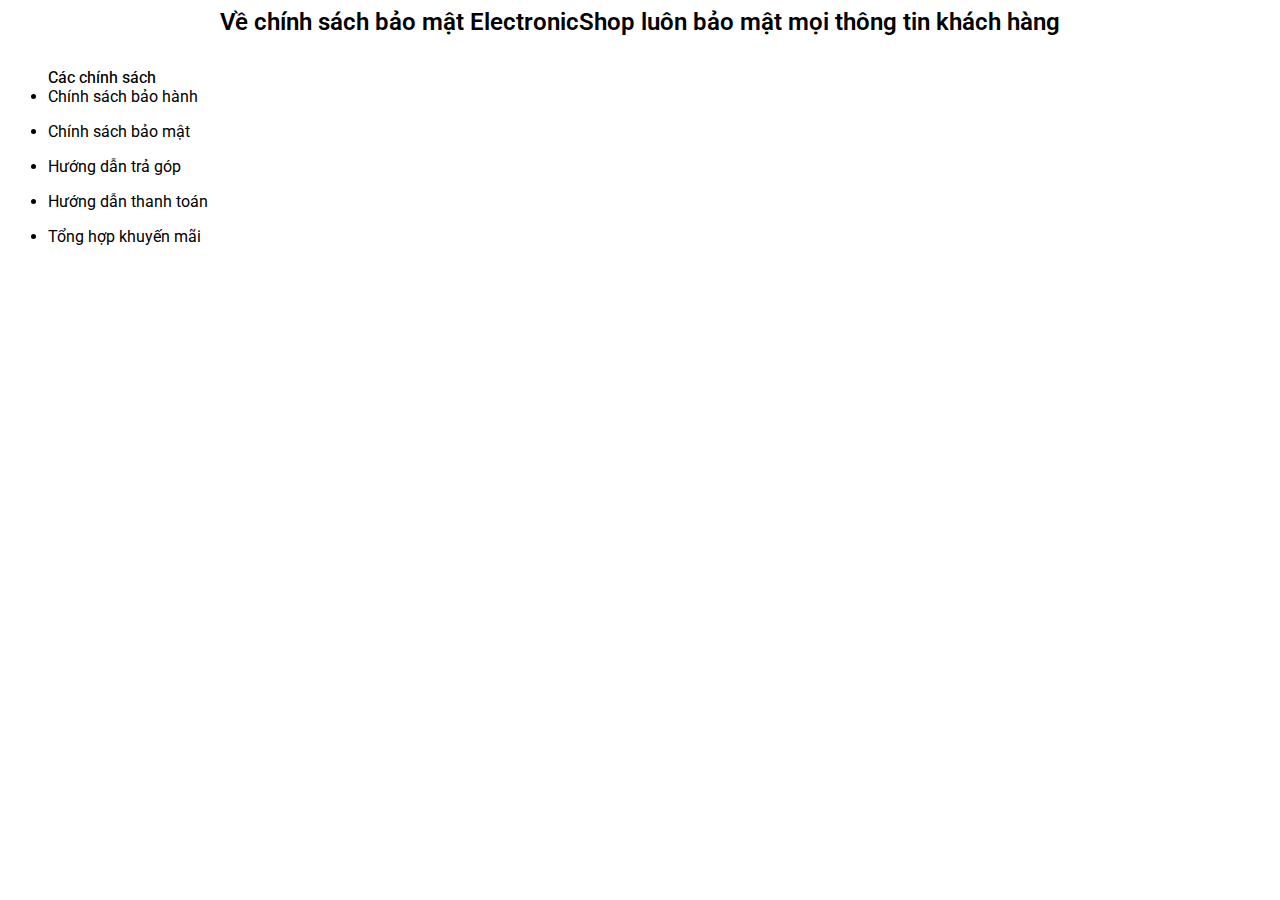
<file: Dieukhoan.html>
<!DOCTYPE html>
<html lang="en">
  <head>
    <meta charset="UTF-8" />
    <meta http-equiv="X-UA-Compatible" content="IE=edge" />
    <meta name="viewport" content="width=device-width, initial-scale=1.0" />
    <title>Document</title>
    <link rel="preconnect" href="https://fonts.googleapis.com" />
    <link rel="preconnect" href="https://fonts.gstatic.com" crossorigin />
    <link
      href="https://fonts.googleapis.com/css2?family=Roboto:wght@300;400;500;700&display=swap"
      rel="stylesheet"
    />
    <style>
      h4 {
        font-size: 1.5rem;
        font-weight: 600;
        font-family: 'Roboto', sans-serif;
        display: block;
        text-align: center;
        margin-top: 0.5rem;
      }
      .btn-text {
        list-style: none;
        font-weight: 450;
        font-size: 1rem;
      }
      li {
        font-family: 'Roboto', sans-serif;
        margin: 0;
      }
      .btn__text-letter + .btn__text-letter {
        margin-bottom: 1rem;
        cursor: pointer;
      }
    </style>
  </head>
  <body>
    <h4>
      Về chính sách bảo mật ElectronicShop luôn bảo mật mọi thông tin khách hàng
    </h4>
    <ul>
      <li class="btn-text btn__text-letter">Các chính sách</li>
      <li class="btn__text-letter">Chính sách bảo hành</li>
      <li class="btn__text-letter">Chính sách bảo mật</li>
      <li class="btn__text-letter">Hướng dẫn trả góp</li>
      <li class="btn__text-letter">Hướng dẫn thanh toán</li>
      <li class="btn__text-letter">Tổng hợp khuyến mãi</li>
    </ul>
  </body>
</html>
</file>
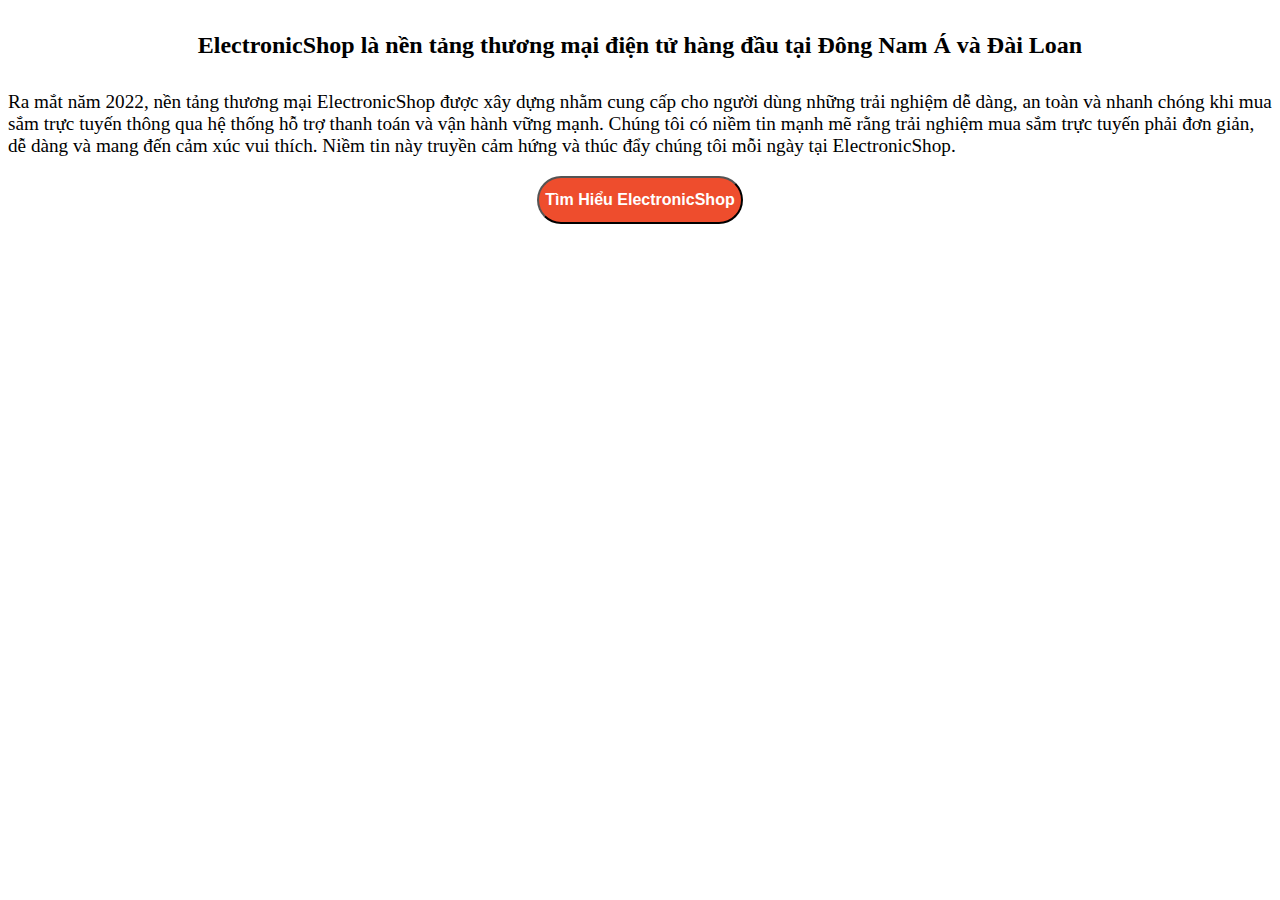
<file: Gioithieu.html>
<!DOCTYPE html>
<html lang="en">
  <head>
    <meta charset="UTF-8" />
    <meta http-equiv="X-UA-Compatible" content="IE=edge" />
    <meta name="viewport" content="width=device-width, initial-scale=1.0" />
    <title>Document</title>
    <style>
      .text {
        text-align: center;
        font-size: 1.5rem;
      }
      p {
        font-size: 1.2rem;
        font-weight: 450;
      }
      .btn__content-explore {
        background: #ee4d2d;
        margin-top: 48px;
        height: 48px;
        font-weight: 600;
        font-size: 16px;
        line-height: 28px;
        font-family: 'Roboto', sans-serif;
        text-transform: capitalize;
        color: #fff;
        border-radius: 30px #ee4d2d;
        display: block;
        align-items: center;
        outline: none;
        margin: 0 auto;
      }
      .btn__content-explore:hover {
        cursor: pointer;
        background: #ee4d2d;
      }
      .btn__content {
        text-decoration: none;
      }
      .btn__content--knot .btn__content-explore {
        border-radius: 30px;
      }
    </style>
  </head>
  <body>
    <h4 class="text">
      ElectronicShop là nền tảng thương mại điện tử hàng đầu tại Đông Nam Á và
      Đài Loan
    </h4>
    <p>
      Ra mắt năm 2022, nền tảng thương mại ElectronicShop được xây dựng nhằm
      cung cấp cho người dùng những trải nghiệm dễ dàng, an toàn và nhanh chóng
      khi mua sắm trực tuyến thông qua hệ thống hỗ trợ thanh toán và vận hành
      vững mạnh. Chúng tôi có niềm tin mạnh mẽ rằng trải nghiệm mua sắm trực
      tuyến phải đơn giản, dễ dàng và mang đến cảm xúc vui thích. Niềm tin này
      truyền cảm hứng và thúc đẩy chúng tôi mỗi ngày tại ElectronicShop.
    </p>
    <div class="btn__content--knot">
      <a class="btn__content">
        <button class="btn__content-explore">Tìm hiểu ElectronicShop</button>
      </a>
    </div>
  </body>
</html>
</file>
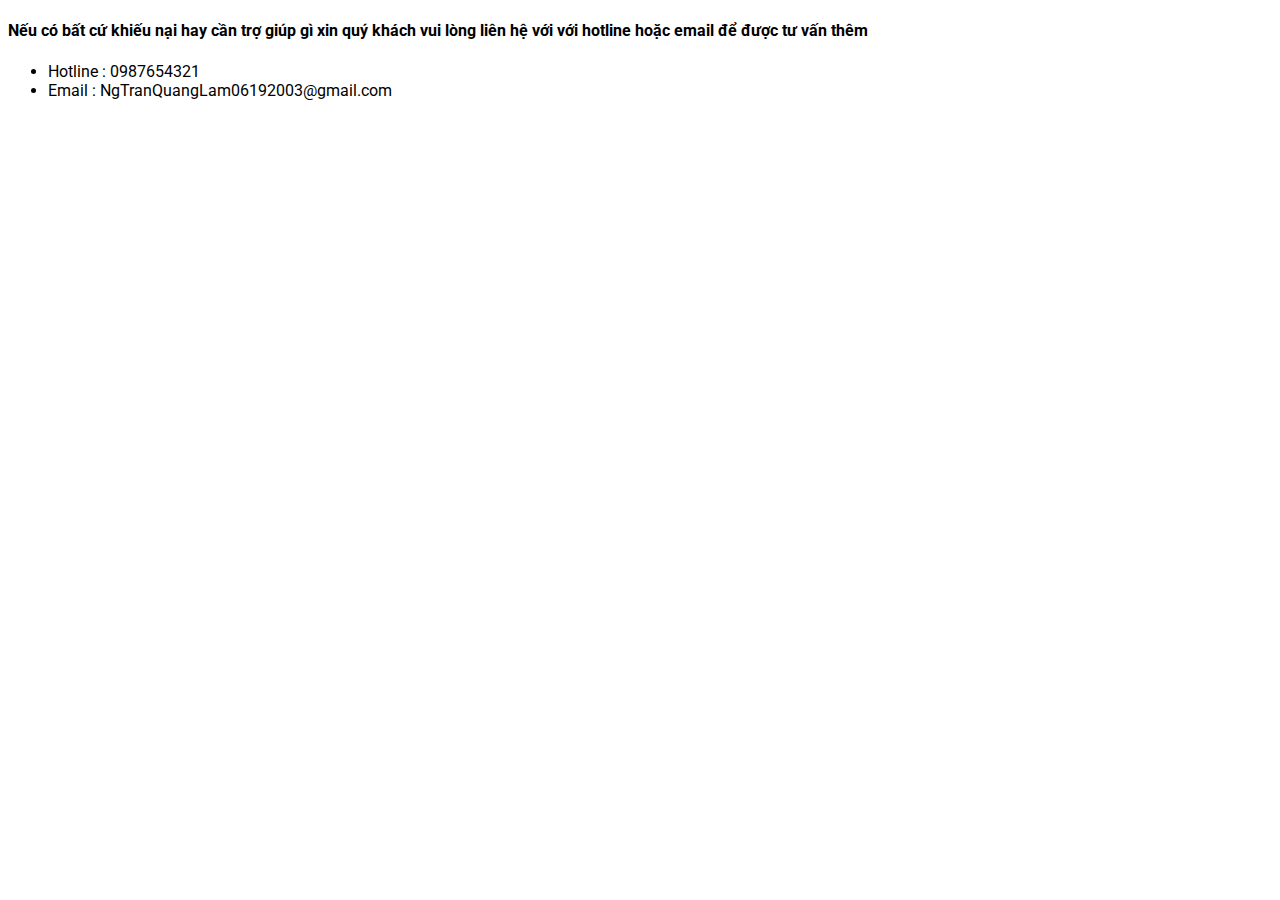
<file: Khieunai.html>
<!DOCTYPE html>
<html lang="en">
  <head>
    <meta charset="UTF-8" />
    <meta http-equiv="X-UA-Compatible" content="IE=edge" />
    <meta name="viewport" content="width=device-width, initial-scale=1.0" />
    <link rel="preconnect" href="https://fonts.googleapis.com" />
    <link rel="preconnect" href="https://fonts.gstatic.com" crossorigin />
    <link
      href="https://fonts.googleapis.com/css2?family=Roboto:wght@300;400;500;700&display=swap"
      rel="stylesheet"
    />
    <title>Document</title>

    <style>
      body {
        font-family: 'Roboto', sans-serif;
      }
    </style>
  </head>
  <body>
    <h4>
      Nếu có bất cứ khiếu nại hay cần trợ giúp gì xin quý khách vui lòng liên hệ
      với với hotline hoặc email để được tư vấn thêm
    </h4>
    <ul>
      <li>Hotline : 0987654321</li>
      <li>Email : NgTranQuangLam06192003@gmail.com</li>
    </ul>
  </body>
</html>
</file>
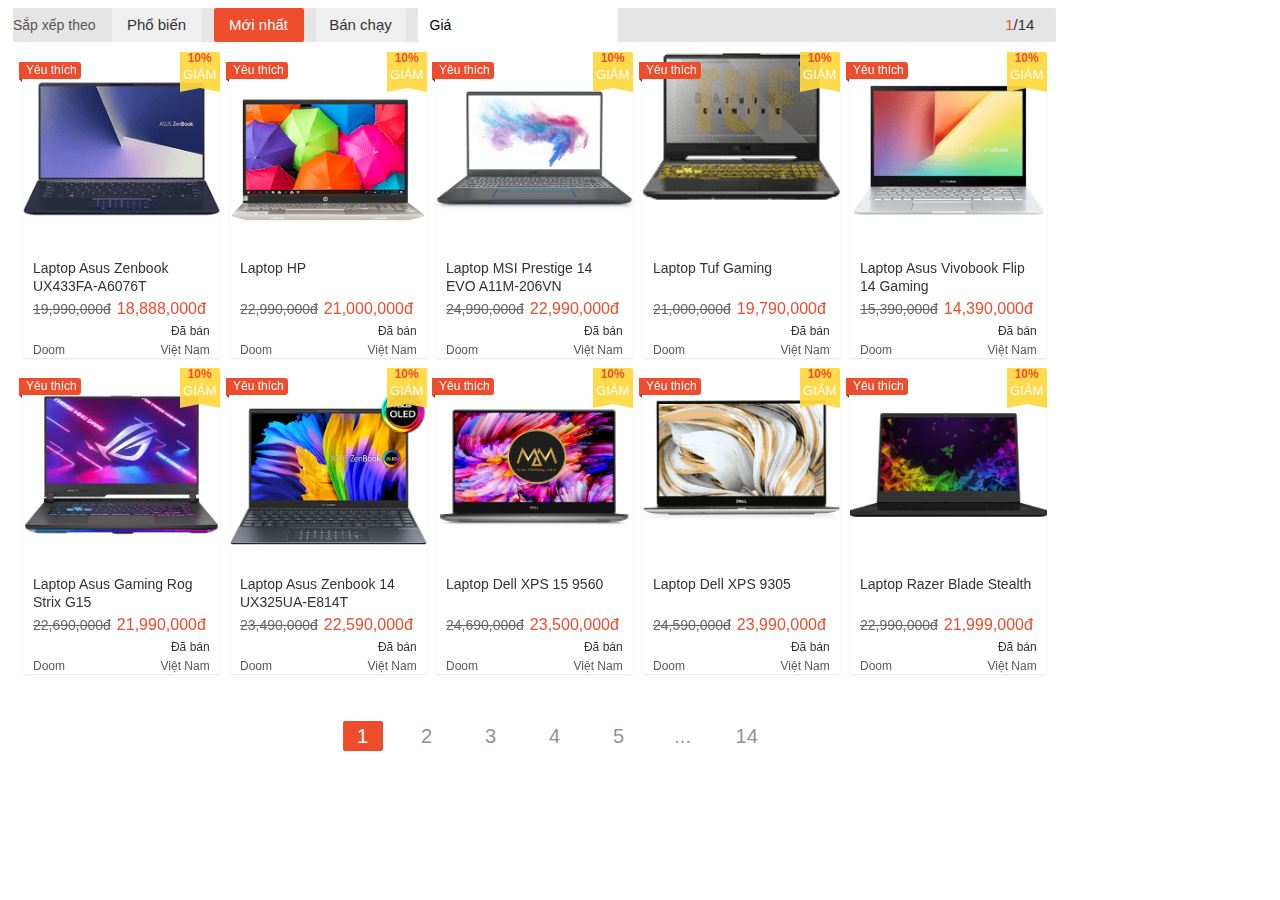
<file: SanPham.html>
<!DOCTYPE html>
<html lang="en">
<head>
  <meta charset="UTF-8">
  <meta http-equiv="X-UA-Compatible" content="IE=edge">
  <meta name="viewport" content="width=device-width, initial-scale=1.0">
  <title>Document</title>
  <link rel="stylesheet" href="./assets/css/base.css" />
  <link rel="stylesheet" href="./assets/css/main.css" />
</head>
<body>
  <div class="grid__column-10">
              <div class="home-filter">
                <span class="home-filter__label">Sắp xếp theo</span>
                <button class="home-filter__btn btn">Phổ biến</button>
                <button class="home-filter__btn btn btn--primary">
                  Mới nhất
                </button>
                <button class="home-filter__btn btn">Bán chạy</button>

                <div class="select-input">
                  <span class="select-input__label">Giá</span>
                  <i class="select-input__icon fas fa-angle-down"></i>

                  <!-- List options -->
                  <ul class="select-input__list">
                    <li class="select-input__item">
                      <a href="" class="select-input__link"
                        >Giá: Thấp đến cao</a
                      >
                    </li>
                    <li class="select-input__item">
                      <a href="" class="select-input__link"
                        >Giá: Cao đến thấp</a
                      >
                    </li>
                  </ul>
                </div>

                <div class="home-filter__page">
                  <span class="home-filter__page-num">
                    <span class="home-filter__page-current">1</span>/14
                  </span>
                  <!-- <div class="home-filter__page-control">
                    <a
                      href=""
                      class="home-filter__page-btn home-filter__page-btn--disable"
                    >
                      <i class="home-filter__page-icon fas fa-angle-left"></i>
                    </a>
                    <a href="" class="home-filter__page-btn">
                      <i class="home-filter__page-icon fas fa-angle-right"></i>
                    </a>
                  </div> -->
                </div>
              </div>

              <div class="home-product">
                <div class="grid__row">
                  <!-- Product item -->
                  <div class="grid__column-2-4">
                    <a class="home-product-item" href="#">
                      <div
                        class="home-product-item__img"
                        style="background-image: url(./assets/images/asus5.png)"
                      ></div>
                      <h4 class="home-product-item__name">
                        Laptop Asus Zenbook UX433FA-A6076T
                      </h4>
                      <div class="home-product-item__price">
                        <span class="home-product-item__price-old"
                          >19,990,000đ</span
                        >
                        <span class="home-product-item__price-current"
                          >18,888,000đ</span
                        >
                      </div>
                      <div class="home-product-item__action">
                        <span
                          class="home-product-item__like home-product-item__like--liked"
                        >
                          <i
                            class="home-product-item__like-icon-empty far fa-heart"
                          ></i>
                          <i
                            class="home-product-item__like-icon-fill fas fa-heart"
                          ></i>
                        </span>
                        <div class="home-product-item__ratting">
                          <i
                            class="home-product-item__ratting__star--gold fas fa-star"
                          ></i>
                          <i
                            class="home-product-item__ratting__star--gold fas fa-star"
                          ></i>
                          <i
                            class="home-product-item__ratting__star--gold fas fa-star"
                          ></i>
                          <i
                            class="home-product-item__ratting__star--gold fas fa-star"
                          ></i>
                          <i
                            class="home-product-item__ratting__star--gold fas fa-star"
                          ></i>
                        </div>
                        <span class="home-product-item__sold">Đã bán</span>
                      </div>
                      <div class="home-product-item__origin">
                        <span class="home-product-item__brand">Doom</span>
                        <span class="home-product-item__origin-name"
                          >Việt Nam</span
                        >
                      </div>
                      <div class="home-product-item__favourite">
                        <i class="fas fa-check"></i>
                        <span>Yêu thích</span>
                      </div>
                      <div class="home-product-item__sale-off">
                        <span class="home-product-item__sale-off-percent"
                          >10%</span
                        >
                        <span class="home-product-item__sale-off-label"
                          >GIẢM</span
                        >
                      </div>
                    </a>
                  </div>
                  <div class="grid__column-2-4">
                    <a class="home-product-item" href="#">
                      <div
                        class="home-product-item__img"
                        style="background-image: url(./assets/images/hp15.png)"
                      ></div>
                      <h4 class="home-product-item__name">Laptop HP</h4>
                      <div class="home-product-item__price">
                        <span class="home-product-item__price-old"
                          >22,990,000đ</span
                        >
                        <span class="home-product-item__price-current"
                          >21,000,000đ</span
                        >
                      </div>
                      <div class="home-product-item__action">
                        <span
                          class="home-product-item__like home-product-item__like--liked"
                        >
                          <i
                            class="home-product-item__like-icon-empty far fa-heart"
                          ></i>
                          <i
                            class="home-product-item__like-icon-fill fas fa-heart"
                          ></i>
                        </span>
                        <div class="home-product-item__ratting">
                          <i
                            class="home-product-item__ratting__star--gold fas fa-star"
                          ></i>
                          <i
                            class="home-product-item__ratting__star--gold fas fa-star"
                          ></i>
                          <i
                            class="home-product-item__ratting__star--gold fas fa-star"
                          ></i>
                          <i
                            class="home-product-item__ratting__star--gold fas fa-star"
                          ></i>
                          <i
                            class="home-product-item__ratting__star--gold fas fa-star"
                          ></i>
                        </div>
                        <span class="home-product-item__sold">Đã bán</span>
                      </div>
                      <div class="home-product-item__origin">
                        <span class="home-product-item__brand">Doom</span>
                        <span class="home-product-item__origin-name"
                          >Việt Nam</span
                        >
                      </div>
                      <div class="home-product-item__favourite">
                        <i class="fas fa-check"></i>
                        <span>Yêu thích</span>
                      </div>
                      <div class="home-product-item__sale-off">
                        <span class="home-product-item__sale-off-percent"
                          >10%</span
                        >
                        <span class="home-product-item__sale-off-label"
                          >GIẢM</span
                        >
                      </div>
                    </a>
                  </div>
                  <div class="grid__column-2-4">
                    <a class="home-product-item" href="#">
                      <div
                        class="home-product-item__img"
                        style="background-image: url(./assets/images/MSI.png)"
                      ></div>
                      <h4 class="home-product-item__name">
                        Laptop MSI Prestige 14 EVO A11M-206VN
                      </h4>
                      <div class="home-product-item__price">
                        <span class="home-product-item__price-old"
                          >24,990,000đ</span
                        >
                        <span class="home-product-item__price-current"
                          >22,990,000đ</span
                        >
                      </div>
                      <div class="home-product-item__action">
                        <span
                          class="home-product-item__like home-product-item__like--liked"
                        >
                          <i
                            class="home-product-item__like-icon-empty far fa-heart"
                          ></i>
                          <i
                            class="home-product-item__like-icon-fill fas fa-heart"
                          ></i>
                        </span>
                        <div class="home-product-item__ratting">
                          <i
                            class="home-product-item__ratting__star--gold fas fa-star"
                          ></i>
                          <i
                            class="home-product-item__ratting__star--gold fas fa-star"
                          ></i>
                          <i
                            class="home-product-item__ratting__star--gold fas fa-star"
                          ></i>
                          <i
                            class="home-product-item__ratting__star--gold fas fa-star"
                          ></i>
                          <i
                            class="home-product-item__ratting__star--gold fas fa-star"
                          ></i>
                        </div>
                        <span class="home-product-item__sold">Đã bán</span>
                      </div>
                      <div class="home-product-item__origin">
                        <span class="home-product-item__brand">Doom</span>
                        <span class="home-product-item__origin-name"
                          >Việt Nam</span
                        >
                      </div>
                      <div class="home-product-item__favourite">
                        <i class="fas fa-check"></i>
                        <span>Yêu thích</span>
                      </div>
                      <div class="home-product-item__sale-off">
                        <span class="home-product-item__sale-off-percent"
                          >10%</span
                        >
                        <span class="home-product-item__sale-off-label"
                          >GIẢM</span
                        >
                      </div>
                    </a>
                  </div>
                  <div class="grid__column-2-4">
                    <a class="home-product-item" href="#">
                      <div
                        class="home-product-item__img"
                        style="background-image: url(./assets/images/tuf.png)"
                      ></div>
                      <h4 class="home-product-item__name">Laptop Tuf Gaming</h4>
                      <div class="home-product-item__price">
                        <span class="home-product-item__price-old"
                          >21,000,000đ</span
                        >
                        <span class="home-product-item__price-current"
                          >19,790,000đ</span
                        >
                      </div>
                      <div class="home-product-item__action">
                        <span
                          class="home-product-item__like home-product-item__like--liked"
                        >
                          <i
                            class="home-product-item__like-icon-empty far fa-heart"
                          ></i>
                          <i
                            class="home-product-item__like-icon-fill fas fa-heart"
                          ></i>
                        </span>
                        <div class="home-product-item__ratting">
                          <i
                            class="home-product-item__ratting__star--gold fas fa-star"
                          ></i>
                          <i
                            class="home-product-item__ratting__star--gold fas fa-star"
                          ></i>
                          <i
                            class="home-product-item__ratting__star--gold fas fa-star"
                          ></i>
                          <i
                            class="home-product-item__ratting__star--gold fas fa-star"
                          ></i>
                          <i
                            class="home-product-item__ratting__star--gold fas fa-star"
                          ></i>
                        </div>
                        <span class="home-product-item__sold">Đã bán</span>
                      </div>
                      <div class="home-product-item__origin">
                        <span class="home-product-item__brand">Doom</span>
                        <span class="home-product-item__origin-name"
                          >Việt Nam</span
                        >
                      </div>
                      <div class="home-product-item__favourite">
                        <i class="fas fa-check"></i>
                        <span>Yêu thích</span>
                      </div>
                      <div class="home-product-item__sale-off">
                        <span class="home-product-item__sale-off-percent"
                          >10%</span
                        >
                        <span class="home-product-item__sale-off-label"
                          >GIẢM</span
                        >
                      </div>
                    </a>
                  </div>
                  <div class="grid__column-2-4">
                    <a class="home-product-item" href="#">
                      <div
                        class="home-product-item__img"
                        style="background-image: url(./assets/images/asus.png)"
                      ></div>
                      <h4 class="home-product-item__name">
                        Laptop Asus Vivobook Flip 14 Gaming
                      </h4>
                      <div class="home-product-item__price">
                        <span class="home-product-item__price-old"
                          >15,390,000đ</span
                        >
                        <span class="home-product-item__price-current"
                          >14,390,000đ</span
                        >
                      </div>
                      <div class="home-product-item__action">
                        <span
                          class="home-product-item__like home-product-item__like--liked"
                        >
                          <i
                            class="home-product-item__like-icon-empty far fa-heart"
                          ></i>
                          <i
                            class="home-product-item__like-icon-fill fas fa-heart"
                          ></i>
                        </span>
                        <div class="home-product-item__ratting">
                          <i
                            class="home-product-item__ratting__star--gold fas fa-star"
                          ></i>
                          <i
                            class="home-product-item__ratting__star--gold fas fa-star"
                          ></i>
                          <i
                            class="home-product-item__ratting__star--gold fas fa-star"
                          ></i>
                          <i
                            class="home-product-item__ratting__star--gold fas fa-star"
                          ></i>
                          <i
                            class="home-product-item__ratting__star--gold fas fa-star"
                          ></i>
                        </div>
                        <span class="home-product-item__sold">Đã bán</span>
                      </div>
                      <div class="home-product-item__origin">
                        <span class="home-product-item__brand">Doom</span>
                        <span class="home-product-item__origin-name"
                          >Việt Nam</span
                        >
                      </div>
                      <div class="home-product-item__favourite">
                        <i class="fas fa-check"></i>
                        <span>Yêu thích</span>
                      </div>
                      <div class="home-product-item__sale-off">
                        <span class="home-product-item__sale-off-percent"
                          >10%</span
                        >
                        <span class="home-product-item__sale-off-label"
                          >GIẢM</span
                        >
                      </div>
                    </a>
                  </div>
                  <div class="grid__column-2-4">
                    <a class="home-product-item" href="#">
                      <div
                        class="home-product-item__img"
                        style="background-image: url(./assets/images/asus2.png)"
                      ></div>
                      <h4 class="home-product-item__name">
                        Laptop Asus Gaming Rog Strix G15
                      </h4>
                      <div class="home-product-item__price">
                        <span class="home-product-item__price-old"
                          >22,690,000đ</span
                        >
                        <span class="home-product-item__price-current"
                          >21,990,000đ</span
                        >
                      </div>
                      <div class="home-product-item__action">
                        <span
                          class="home-product-item__like home-product-item__like--liked"
                        >
                          <i
                            class="home-product-item__like-icon-empty far fa-heart"
                          ></i>
                          <i
                            class="home-product-item__like-icon-fill fas fa-heart"
                          ></i>
                        </span>
                        <div class="home-product-item__ratting">
                          <i
                            class="home-product-item__ratting__star--gold fas fa-star"
                          ></i>
                          <i
                            class="home-product-item__ratting__star--gold fas fa-star"
                          ></i>
                          <i
                            class="home-product-item__ratting__star--gold fas fa-star"
                          ></i>
                          <i
                            class="home-product-item__ratting__star--gold fas fa-star"
                          ></i>
                          <i
                            class="home-product-item__ratting__star--gold fas fa-star"
                          ></i>
                        </div>
                        <span class="home-product-item__sold">Đã bán</span>
                      </div>
                      <div class="home-product-item__origin">
                        <span class="home-product-item__brand">Doom</span>
                        <span class="home-product-item__origin-name"
                          >Việt Nam</span
                        >
                      </div>
                      <div class="home-product-item__favourite">
                        <i class="fas fa-check"></i>
                        <span>Yêu thích</span>
                      </div>
                      <div class="home-product-item__sale-off">
                        <span class="home-product-item__sale-off-percent"
                          >10%</span
                        >
                        <span class="home-product-item__sale-off-label"
                          >GIẢM</span
                        >
                      </div>
                    </a>
                  </div>
                  <div class="grid__column-2-4">
                    <a class="home-product-item" href="#">
                      <div
                        class="home-product-item__img"
                        style="background-image: url(./assets/images/asus3.png)"
                      ></div>
                      <h4 class="home-product-item__name">
                        Laptop Asus Zenbook 14 UX325UA-E814T
                      </h4>
                      <div class="home-product-item__price">
                        <span class="home-product-item__price-old"
                          >23,490,000đ</span
                        >
                        <span class="home-product-item__price-current"
                          >22,590,000đ</span
                        >
                      </div>
                      <div class="home-product-item__action">
                        <span
                          class="home-product-item__like home-product-item__like--liked"
                        >
                          <i
                            class="home-product-item__like-icon-empty far fa-heart"
                          ></i>
                          <i
                            class="home-product-item__like-icon-fill fas fa-heart"
                          ></i>
                        </span>
                        <div class="home-product-item__ratting">
                          <i
                            class="home-product-item__ratting__star--gold fas fa-star"
                          ></i>
                          <i
                            class="home-product-item__ratting__star--gold fas fa-star"
                          ></i>
                          <i
                            class="home-product-item__ratting__star--gold fas fa-star"
                          ></i>
                          <i
                            class="home-product-item__ratting__star--gold fas fa-star"
                          ></i>
                          <i
                            class="home-product-item__ratting__star--gold fas fa-star"
                          ></i>
                        </div>
                        <span class="home-product-item__sold">Đã bán</span>
                      </div>
                      <div class="home-product-item__origin">
                        <span class="home-product-item__brand">Doom</span>
                        <span class="home-product-item__origin-name"
                          >Việt Nam</span
                        >
                      </div>
                      <div class="home-product-item__favourite">
                        <i class="fas fa-check"></i>
                        <span>Yêu thích</span>
                      </div>
                      <div class="home-product-item__sale-off">
                        <span class="home-product-item__sale-off-percent"
                          >10%</span
                        >
                        <span class="home-product-item__sale-off-label"
                          >GIẢM</span
                        >
                      </div>
                    </a>
                  </div>
                  <div class="grid__column-2-4">
                    <a class="home-product-item" href="#">
                      <div
                        class="home-product-item__img"
                        style="background-image: url(./assets/images/dell4.png)"
                      ></div>
                      <h4 class="home-product-item__name">
                        Laptop Dell XPS 15 9560
                      </h4>
                      <div class="home-product-item__price">
                        <span class="home-product-item__price-old"
                          >24,690,000đ</span
                        >
                        <span class="home-product-item__price-current"
                          >23,500,000đ</span
                        >
                      </div>
                      <div class="home-product-item__action">
                        <span
                          class="home-product-item__like home-product-item__like--liked"
                        >
                          <i
                            class="home-product-item__like-icon-empty far fa-heart"
                          ></i>
                          <i
                            class="home-product-item__like-icon-fill fas fa-heart"
                          ></i>
                        </span>
                        <div class="home-product-item__ratting">
                          <i
                            class="home-product-item__ratting__star--gold fas fa-star"
                          ></i>
                          <i
                            class="home-product-item__ratting__star--gold fas fa-star"
                          ></i>
                          <i
                            class="home-product-item__ratting__star--gold fas fa-star"
                          ></i>
                          <i
                            class="home-product-item__ratting__star--gold fas fa-star"
                          ></i>
                          <i
                            class="home-product-item__ratting__star--gold fas fa-star"
                          ></i>
                        </div>
                        <span class="home-product-item__sold">Đã bán</span>
                      </div>
                      <div class="home-product-item__origin">
                        <span class="home-product-item__brand">Doom</span>
                        <span class="home-product-item__origin-name"
                          >Việt Nam</span
                        >
                      </div>
                      <div class="home-product-item__favourite">
                        <i class="fas fa-check"></i>
                        <span>Yêu thích</span>
                      </div>
                      <div class="home-product-item__sale-off">
                        <span class="home-product-item__sale-off-percent"
                          >10%</span
                        >
                        <span class="home-product-item__sale-off-label"
                          >GIẢM</span
                        >
                      </div>
                    </a>
                  </div>
                  <div class="grid__column-2-4">
                    <a class="home-product-item" href="#">
                      <div
                        class="home-product-item__img"
                        style="background-image: url(./assets/images/dell5.png)"
                      ></div>
                      <h4 class="home-product-item__name">
                        Laptop Dell XPS 9305
                      </h4>
                      <div class="home-product-item__price">
                        <span class="home-product-item__price-old"
                          >24,590,000đ</span
                        >
                        <span class="home-product-item__price-current"
                          >23,990,000đ</span
                        >
                      </div>
                      <div class="home-product-item__action">
                        <span
                          class="home-product-item__like home-product-item__like--liked"
                        >
                          <i
                            class="home-product-item__like-icon-empty far fa-heart"
                          ></i>
                          <i
                            class="home-product-item__like-icon-fill fas fa-heart"
                          ></i>
                        </span>
                        <div class="home-product-item__ratting">
                          <i
                            class="home-product-item__ratting__star--gold fas fa-star"
                          ></i>
                          <i
                            class="home-product-item__ratting__star--gold fas fa-star"
                          ></i>
                          <i
                            class="home-product-item__ratting__star--gold fas fa-star"
                          ></i>
                          <i
                            class="home-product-item__ratting__star--gold fas fa-star"
                          ></i>
                          <i
                            class="home-product-item__ratting__star--gold fas fa-star"
                          ></i>
                        </div>
                        <span class="home-product-item__sold">Đã bán</span>
                      </div>
                      <div class="home-product-item__origin">
                        <span class="home-product-item__brand">Doom</span>
                        <span class="home-product-item__origin-name"
                          >Việt Nam</span
                        >
                      </div>
                      <div class="home-product-item__favourite">
                        <i class="fas fa-check"></i>
                        <span>Yêu thích</span>
                      </div>
                      <div class="home-product-item__sale-off">
                        <span class="home-product-item__sale-off-percent"
                          >10%</span
                        >
                        <span class="home-product-item__sale-off-label"
                          >GIẢM</span
                        >
                      </div>
                    </a>
                  </div>
                  <div class="grid__column-2-4">
                    <a class="home-product-item" href="#">
                      <div
                        class="home-product-item__img"
                        style="background-image: url(./assets/images/asus4.png)"
                      ></div>
                      <h4 class="home-product-item__name">
                        Laptop Razer Blade Stealth
                      </h4>
                      <div class="home-product-item__price">
                        <span class="home-product-item__price-old"
                          >22,990,000đ</span
                        >
                        <span class="home-product-item__price-current"
                          >21,999,000đ</span
                        >
                      </div>
                      <div class="home-product-item__action">
                        <span
                          class="home-product-item__like home-product-item__like--liked"
                        >
                          <i
                            class="home-product-item__like-icon-empty far fa-heart"
                          ></i>
                          <i
                            class="home-product-item__like-icon-fill fas fa-heart"
                          ></i>
                        </span>
                        <div class="home-product-item__ratting">
                          <i
                            class="home-product-item__ratting__star--gold fas fa-star"
                          ></i>
                          <i
                            class="home-product-item__ratting__star--gold fas fa-star"
                          ></i>
                          <i
                            class="home-product-item__ratting__star--gold fas fa-star"
                          ></i>
                          <i
                            class="home-product-item__ratting__star--gold fas fa-star"
                          ></i>
                          <i
                            class="home-product-item__ratting__star--gold fas fa-star"
                          ></i>
                        </div>
                        <span class="home-product-item__sold">Đã bán</span>
                      </div>
                      <div class="home-product-item__origin">
                        <span class="home-product-item__brand">Doom</span>
                        <span class="home-product-item__origin-name"
                          >Việt Nam</span
                        >
                      </div>
                      <div class="home-product-item__favourite">
                        <i class="fas fa-check"></i>
                        <span>Yêu thích</span>
                      </div>
                      <div class="home-product-item__sale-off">
                        <span class="home-product-item__sale-off-percent"
                          >10%</span
                        >
                        <span class="home-product-item__sale-off-label"
                          >GIẢM</span
                        >
                      </div>
                    </a>
                  </div>
                </div>
              </div>
              <ul class="pagination home-product__pagination">
                <li class="pagination-item">
                  <a href="" class="pagination-item__link">
                    <i class="pagination-item__icon fas fa-angle-left"></i>
                  </a>
                </li>
                <li class="pagination-item pagination-item--active">
                  <a href="" class="pagination-item__link">1</a>
                </li>
                <li class="pagination-item">
                  <a href="" class="pagination-item__link">2</a>
                </li>
                <li class="pagination-item">
                  <a href="" class="pagination-item__link">3</a>
                </li>
                <li class="pagination-item">
                  <a href="" class="pagination-item__link">4</a>
                </li>
                <li class="pagination-item">
                  <a href="" class="pagination-item__link">5</a>
                </li>
                <li class="pagination-item">
                  <a href="" class="pagination-item__link">...</a>
                </li>
                <li class="pagination-item">
                  <a href="" class="pagination-item__link">14</a>
                </li>
                <li class="pagination-item">
                  <a href="" class="pagination-item__link">
                    <i class="pagination-item__icon fas fa-angle-right"></i>
                  </a>
                </li>
              </ul>
            </div>
          </div>
        </div>
      </div>
</body>
</html>
</file>
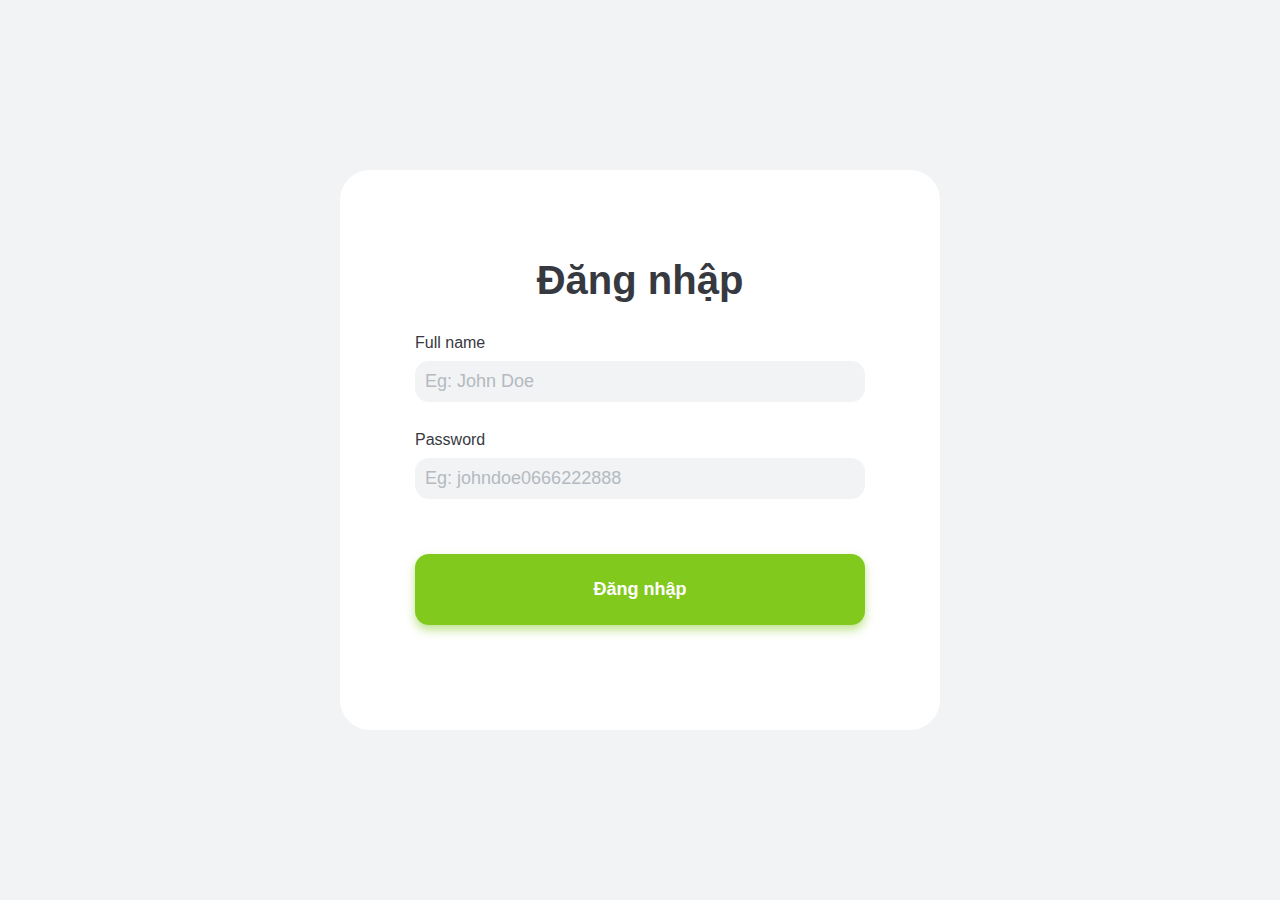
<file: signin.html>
<!DOCTYPE html>
<html lang="en">
  <head>
    <meta charset="UTF-8" />
    <meta http-equiv="X-UA-Compatible" content="IE=edge" />
    <meta name="viewport" content="width=device-width, initial-scale=1.0" />
    <title>Sign in</title>
    <link rel="stylesheet" href="./reset.css" />
    <link rel="stylesheet" href="./stylesignin.css" />
  </head>
  <body>
    <div class="signin">
      <h1 class="signin-heading">Đăng nhập</h1>
      <form action="#" class="signin-form" autocomplete="off">
        <label for="fullname" class="signin-label">Full name</label>
        <input
          type="text"
          id="fullname"
          class="signin-input"
          placeholder="Eg: John Doe"
        />
        <label for="password" class="signin-label">Password</label>
        <input
          type="password"
          id="password"
          class="signin-input"
          placeholder="Eg: johndoe0666222888"
        />
        <button class="signin-submit">Đăng nhập</button>
      </form>
    </div>
  </body>
</html>
</file>
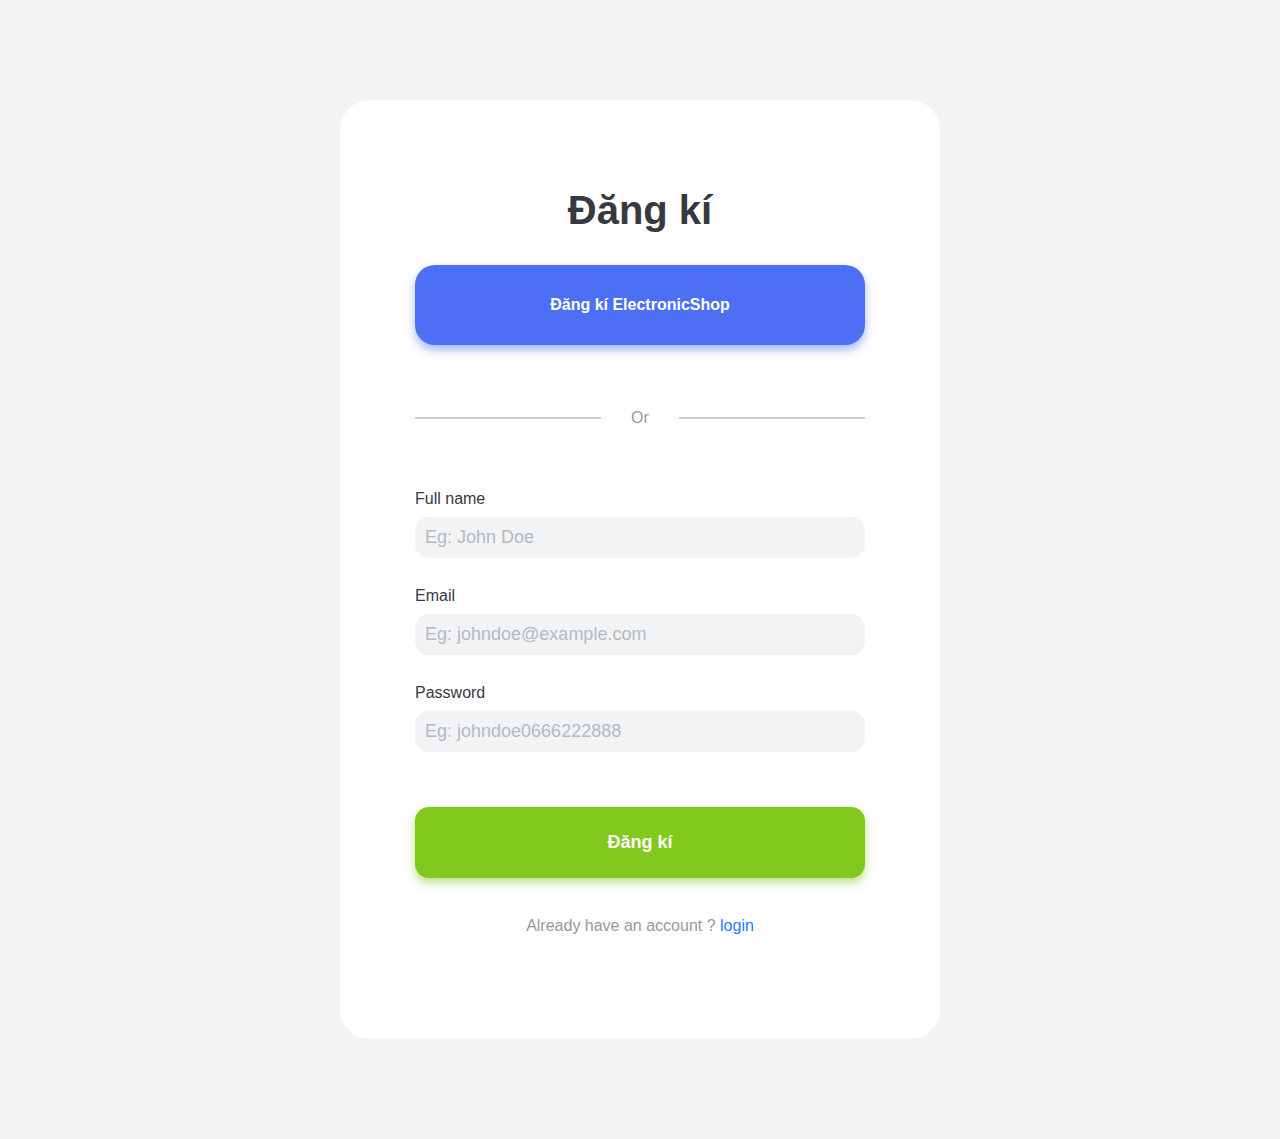
<file: signup.html>
<!DOCTYPE html>
<html lang="en">
  <head>
    <meta charset="UTF-8" />
    <meta http-equiv="X-UA-Compatible" content="IE=edge" />
    <meta name="viewport" content="width=device-width, initial-scale=1.0" />
    <title>Signup</title>
    <link rel="stylesheet" href="./reset.css" />
    <link rel="stylesheet" href="./stylesignup.css" />
  </head>
  <body>
    <div class="signup">
      <h1 class="signup-heading">Đăng kí</h1>
      <button class="signup-social">
        <span class="signup-social-btn"></span>
        <span class="signup-social-text">Đăng kí ElectronicShop</span>
      </button>
      <div class="signup-or"><span>Or</span></div>
      <form action="#" class="signup-form" autocomplete="off">
        <label for="fullname" class="signup-label">Full name</label>
        <input
          type="text"
          id="fullname"
          class="signup-input"
          placeholder="Eg: John Doe"
        />
        <label for="email" class="signup-label">Email</label>
        <input
          type="email"
          id="email"
          class="signup-input"
          placeholder="Eg: johndoe@example.com"
        />
        <label for="password" class="signup-label">Password</label>
        <input
          type="password"
          id="password"
          class="signup-input"
          placeholder="Eg: johndoe0666222888"
        />
        <button class="signup-submit">Đăng kí</button>
      </form>
      <p class="signup-already">
        <span>Already have an account ?</span>
        <a href="#" class="signup-login-link">login</a>
      </p>
    </div>
  </body>
</html>
</file>
<file: assets/css/base.css>
:root {
  --primary-color: #ee4d2d;
  --white-color: #fff;
  --black-color: #000;
  --text-color: #333;
  --border-color: #dbdbdb;
  --star-gold-color: #ffce3e;

  --header-height: 120px;
  --navbar-height: 34px;
  --header-with-search-height: calc(
    var(--header-height) - var(--navbar-height)
  );
}
* {
  box-sizing: inherit;
}
html {
  font-size: 62.5%;
  line-height: 1.6rem;
  font-family: 'Roboto', sans-serif;
  box-sizing: border-box;
}
body::-webkit-scrollbar {
  width: 10px;
}
body::-webkit-scrollbar-thumb {
  background-color: #999;
  border-radius: 100rem;
}
body::-webkit-scrollbar-track {
  background-color: #ccc;
  /* border-radius: 100rem; */
}

/* Responsive */
.grid {
  width: 1200px;
  max-width: 100%;
  margin: 0 auto;
}
.grid__full-width {
  width: 100%;
}
.grid__row {
  display: flex;
  flex-wrap: wrap;
  margin-left: 5px;
  margin-right: 5px;
}
/* Test */
.grid__column-2 {
  padding-left: 5px;
  padding-right: 5px;
  width: 16.6667%;
}
.grid__column-2-4 {
  padding-left: 5px;
  padding-right: 5px;
  width: 20%;
}

.grid__column-10 {
  padding-left: 5px;
  padding-right: 5px;
  width: 83.3334%;
}
/* Animation */
@keyframes fadeIn {
  from {
    opacity: 0;
    transform: translateY(20px);
  }
  to {
    opacity: 1;
    transform: translateY(0);
  }
}

@keyframes growth {
  from {
    transform: scale(var(--growth-from));
  }
  to {
    transform: scale(var(--growth-to));
  }
}

/* Modal */
.modal {
  position: fixed;
  top: 0;
  left: 0;
  bottom: 0;
  right: 0;
  display: flex;
  animation: fadeIn linear 0.1s;
}
.modal__overlay {
  position: absolute;
  width: 100%;
  height: 100%;
  background-color: rgba(0, 0, 0, 0.4);
}
.modal__body {
  --growth-from: 0.7;
  --growth-to: 1;
  margin: auto;
  position: relative;
  z-index: 1;
  animation: growth linear 0.1s;
}
/* Buttons style */
.btn {
  min-width: 124px;
  height: 34px;
  text-decoration: none;
  border: none;
  border-radius: 2px;
  font-size: 1.5rem;
  padding: 05px;
  outline: none;
  cursor: pointer;
  color: var(--text-color);
  display: inline-flex;
  align-items: center;
  justify-content: center;
  line-height: 1.6rem;
}
.btn.btn--normal:hover {
  background-color: rgba(0, 0, 0, 0.05);
}
.btn.btn--size-s {
  height: 32px;
  font-size: 5px;
  padding: 0 8px;
}
.btn.btn--primary {
  color: var(--white-color);
  background-color: var(--primary-color);
}
.btn.btn--disabled {
  color: #949494;
  cursor: default;
  background-color: #c3c3c3;
}

/* Selection */
.select-input {
  position: relative;
  min-width: 200px;
  height: 34px;
  padding: 0 12px;
  border-radius: 2px;
  background-color: var(--white-color);
  display: flex;
  align-items: center;
  justify-content: space-between;
}
.select-input__label {
  font-size: 1.4rem;
}
.select-input__icon {
  font-size: 1.4rem;
  color: rgba(131, 131, 131);
  position: relative;
  top: 1px;
}
.select-input:hover .select-input__list {
  display: block;
}
.select-input__list {
  position: absolute;
  left: 0;
  right: 0;
  top: 25px;
  border-radius: 2px;
  background-color: var(--white-color);
  padding: 8px 16px;
  list-style: none;
  display: none;
  z-index: 1;
}

.select-input__link {
  font-size: 1.4rem;
  color: var(--text-color);
  text-decoration: none;
  display: block;
  padding: 4px 0;
}
.select-input__link:hover {
  color: var(--primary-color);
}
/* pagination */
.pagination {
  display: flex;
  align-items: center;
  justify-content: center;
  list-style: none;
}
.pagination-item {
  margin: 0 12px;
}
.pagination-item--active .pagination-item__link {
  color: var(--white-color);
  background-color: var(--primary-color);
}
.pagination-item--active .pagination-item__link:hover {
  background-color: #ed5c3f;
}
.pagination-item__link {
  --height: 30px;
  display: block;
  font-weight: 300;
  text-decoration: none;
  font-size: 2rem;
  color: #939393;
  min-width: 40px;
  height: var(--height);
  line-height: var(--height);
  text-align: center;
  border-radius: 2px;
}
</file>
<file: assets/css/main.css>
.header {
  height: var(--header-height);
  background-image: linear-gradient(0, #fe6433, #f53e2d);
}
.header__navbar {
  display: flex;
  justify-content: space-between;
}
.header__navbar-list {
  list-style: none;
  padding-left: 0;
  margin: 4px 0 0 0;
  display: flex;
}
.header__navbar-item {
  margin: 0 8px;
  position: relative;
  min-height: 26px;
}
.header__navbar-user {
  display: flex;
  justify-items: center;
}
.header__navbar-user-img {
  width: 22px;
  height: 22px;
  border-radius: 50%;
  border: 1px solid rgba(0, 0, 0, 0.1);
}
.header__navbar-user-name {
  margin-left: 4px;
  font-size: 1.4rem;
  font-weight: 400;
  color: #fff;
}
.header__navbar-user:hover .header__navbar-user-menu {
  display: block;
}

.header__navbar-user-menu {
  position: absolute;
  z-index: 1;
  padding-left: 0;
  top: calc(100% + 6px);
  right: 0;
  width: 160px;
  border-radius: 2px;
  background-color: var(--white-color);
  list-style: none;
  box-shadow: 0 1px 2px #e0e0e0;
  display: none;
}
.header__navbar-user-menu::before {
  content: '';
  border-width: 20px 27px;
  border-style: solid;
  border-color: transparent transparent var(--white-color) transparent;
  position: absolute;
  right: 4px;
  top: -31px;
}
.header__navbar-user-menu::after {
  content: '';
  display: block;
  position: absolute;
  top: -8px;
  right: 0;
  width: 56%;
  height: 8px;
}
.header__navbar-user-item--sepatate {
  border-top: 1px solid rgba(0, 0, 0, 0.4);
}
.header__navbar-user-item a {
  text-decoration: none;
  color: var(--text-color);
  font-size: 1.4rem;
  padding: 4px 16px;
  display: block;
}
.header__navbar-user-item a:first-child {
  border-top-left-radius: 2px;
  border-top-right-radius: 2px;
}
.header__navbar-user-item a:last-child {
  border-bottom-left-radius: 2px;
  border-bottom-right-radius: 2px;
}
.header__navbar-user-item a:hover {
  background-color: #fafafa;
}
.header__navbar-item--has-qr:hover .header__qr {
  display: block;
}
.header__navbar-item--has-notify:hover .header__notify {
  display: block;
}
.header__navbar-item,
.header__navbar-item-link {
  display: inline-block;
  font-size: 1.3rem;
  color: var(--white-color);
  text-decoration: none;
  font-weight: 300;
}
.header__navbar-item,
.header__navbar-item-link,
.header__navbar-item-icon-link {
  display: flex;
  align-items: center;
}
.header__navbar-item:hover,
.header__navbar-icon-link:hover,
.header__navbar-item-link:hover {
  cursor: pointer;
  color: rgba(255, 255, 255, 0.7);
}
.header__navbar-item--strong {
  font-weight: 400;
}
.header__navbar-item--separate::after {
  content: '';
  display: block;
  position: absolute;
  width: 1px;
  border-left: 1px solid #fb9086;
  height: 16px;
  right: -9px;
  top: 50%;
  transform: translateY(-50%);
}
.header__navbar-icon-link {
  color: var(--white-color);
  text-decoration: none;
}
.header__login {
  text-decoration: none;
  color: var(--white-color);
  font-weight: 400;
  font-size: 1.4rem;
  display: inline-flex;
  align-items: center;
  margin-right: 8px;
}
.header__navbar-icon-link:nth-child(2) {
  margin-left: 3px;
}

.header__navbar-icon {
  font-size: 1.8rem;
  margin: 0 4px;
}
.header__navbar-title--no-pointer {
  cursor: text;
  color: var(--white-color);
}
/* Header QR code */
.header__qr {
  width: 186px;
  background-color: var(--white-color);
  position: absolute;
  left: 0;
  top: 100%;
  padding: 8px;
  border-radius: 2px;
  display: none;
  animation: fadeIn ease-in 0.3s;
  z-index: 1;
  box-shadow: 0 1px 2px rgba(0, 0, 0, 0.1);
}
.header__qr::before {
  content: '';
  display: block;
  position: absolute;
  width: 100%;
  height: 18%;
  top: -16px;
  left: 50%;
}
.header__qr-img {
  width: 100%;
}
.header__qr-apps {
  display: flex;
  justify-content: space-between;
}
.header__qr-link:nth-child(1) {
  margin-left: 11px;
}
.header__qr-link:nth-child(2) {
  margin-right: 11px;
}
.header__qr-download-img {
  height: 16px;
}
/* Header notification */
.header__notify {
  position: absolute;
  z-index: 1;
  top: 118%;
  right: 0;
  width: 404px;
  border-radius: 2px;
  border: 1px solid rgba(0, 0, 0, 0.1);
  background-color: var(--white-color);
  cursor: default;
  transform-origin: calc(100% - 32px) top;
  animation: headerNotifyGrowth ease-in 0.2s;
  will-change: opacity, transform;
  display: none;
}
.header__notify::before {
  content: '';
  border-width: 20px 27px;
  border-style: solid;
  border-color: transparent transparent var(--white-color) transparent;
  position: absolute;
  right: 4px;
  top: -29px;
}
.header__notify::after {
  content: '';
  display: block;
  position: absolute;
  width: 90px;
  height: 20px;
  right: 0;
  top: -16px;
}
@keyframes headerNotifyGrowth {
  from {
    opacity: 0;
    transform: scale(0);
  }
  to {
    opacity: 1;
    transform: scale(1);
  }
}
.header__notify-header {
  height: 40px;
  background-color: var(--white-color);
}
.header__notify-header h3 {
  color: #999;
  margin: 0 0 0 12px;
  font-weight: 400;
  font-size: 1.4rem;
  line-height: 40px;
  cursor: text;
}
.header__notify-list {
  padding-left: 0;
}
.header__notify-item {
  display: flex;
}
.header__notify-item:hover {
  background-color: #f7f7f7;
}
.header__notify-item--viewed {
  background-color: rgba(238, 75, 43, 0.08);
}
.header__notify-link {
  display: flex;
  width: 100%;
  padding: 12px;
  text-decoration: none;
  background-color: rgba(238, 75, 43, 0.08);
}
.header__notify-img {
  width: 48px;
  object-fit: contain;
}
.header__notify-info {
  margin-left: 12px;
}
.header__notify-name {
  display: block;
  font-size: 1.2rem;
  color: var(--text-color);
  font-weight: 400;
  line-height: 1.8rem;
}
.header__notify-description {
  display: block;
  font-size: 1.2rem;
  line-height: 1.6rem;
  color: #756f6e;
  margin-top: 4px;
}
.header__notify-footer {
  display: flex;
}
.header__notify-footer-btn {
  text-decoration: none;
  color: var(--text-color);
  width: 100%;
  padding: 8px 0;
  font-size: 1.4rem;
  font-weight: 400;
  text-align: center;
}
/* Authen modal */
.auth-form {
  width: 500px;
  border-radius: 5px;
  overflow: hidden;
  background-color: var(--white-color);
}
.auth-form__container {
  padding: 0 32px;
}
.auth-form__header {
  display: flex;
  align-items: center;
  justify-content: space-between;
  padding: 0 12px;
  margin-top: 10px;
}
.auth-form__heading {
  font-size: 2.2rem;
  font-weight: 400;
  color: var(--text-color);
}
.auth-form__switch-btn {
  font-size: 1.6rem;
  font-weight: 400;
  color: var(--primary-color);
  cursor: pointer;
}
.auth-form__input {
  width: 100%;
  height: 40px;
  margin-top: 16px;
  padding: 0 12px;
  font-size: 1.4rem;
  border-radius: 2px;
  border: 1px solid var(--border-color);
  outline: none;
}
.auth-form__input:focus {
  border-color: #888;
}
.auth-form__aside {
  margin-top: 18px;
}
.auth-form__policy-text {
  font-size: 1.2rem;
  line-height: 1.8rem;
  text-align: center;
  padding: 0 12px;
}
.auth-form__text-link {
  color: var(--primary-color);
  text-decoration: none;
}
.auth-form__controls {
  display: flex;
  justify-content: flex-end;
  margin-top: 80px;
}
.auth-form__controls-back {
  margin-right: 8px;
}
.auth-form__socials {
  background-color: #f5f5f5;
  padding: 16px 36px;
  display: flex;
  justify-content: space-between;
  margin-top: 22px;
}
.auth-form__socials-icon {
  font-size: 1.8rem;
}
.auth-form__socials--facebook {
  color: var(--white-color);
  background-color: #3a5a98;
}

.auth-form__socials--facebook .auth-form__socials-icon {
  color: var(--white-color);
}
.auth-form__socials-title {
  margin: 0 30px;
}
.auth-form__socials--google {
  color: #666;
  background-color: var(--white-color);
}
.auth-form__help {
  display: flex;
  justify-content: flex-end;
}
.auth-form__help-link {
  font-size: 1.4rem;
  text-decoration: none;
  color: #939393;
}
.auth-form__help-separate {
  display: block;
  height: 22px;
  margin: 1px 16px 0;
  border-left: 1px solid #e6eaea;
}
.auth-form__help-forgot {
  color: var(--primary-color);
}
/* Header with search form */
.header-with-search {
  height: var(--header-with-search-height);
  display: flex;
  align-items: center;
  margin: 0 8px;
}
.header__logo {
  width: 200px;
}
.header__logo-link {
  color: transparent;
  text-decoration: none;
}
.header__logo-img {
  width: 80px;
  color: var(--white-color);
}
.header__search {
  flex: 1;
  height: 40px;
  border-radius: 2px;
  background-color: var(--white-color);
  display: flex;
  align-items: center;
}
.header__cart {
  width: 150px;
  text-align: center;
}
.header__cart-wrap {
  position: relative;
  display: inline-block;
  padding: 0 12px;
  cursor: pointer;
}

.header__cart-icon {
  font-size: 2.4rem;
  color: var(--white-color);
  margin-top: 6px;
}
.header__cart-wrap:hover .header__cart-list {
  display: block;
}

.header__cart-list {
  position: absolute;
  top: calc(100% + 4px);
  right: 1px;
  background-color: #fdfdfd;
  width: 400px;
  border-radius: 2px;
  box-shadow: 0 1px 3.125rem 0 rgba(0, 0, 0, 0.2);
  display: none;
  animation: fadeIn ease-in 0.2s;
  cursor: default;
  z-index: 1;
}
.header__cart-list::after {
  content: '';
  cursor: pointer;
  position: absolute;
  right: 3px;
  top: -26px;
  border-width: 16px 20px;
  border-style: solid;
  border-color: transparent transparent var(--white-color) transparent;
}
.header__cart-list-item {
  padding-left: 0;
  list-style: none;
  height: 56vh;
  overflow-y: auto;
}

.header__cart-item {
  display: flex;
  align-items: center;
}
.header__cart-item:hover {
  background-color: #f8f8f8;
}
.header__cart-img {
  width: 42px;
  height: 42px;
  margin: 12px;
  border: 1px solid #e8e8e8;
}
.header__cart-heading {
  text-align: left;
  margin: 8px 0 8px 12px;
  font-size: 1.4rem;
  color: #999;
  font-weight: 400;
}
.header__cart-item-info {
  width: 100%;
  margin-right: 12px;
}
.header__cart-item-head {
  display: flex;
  align-items: center;
  justify-content: space-between;
}
.header__cart-item-name {
  font-size: 1.4rem;
  line-height: 2rem;
  max-height: 4rem;
  overflow: hidden;
  font-weight: 500;
  color: var(--text-color);
  margin: 0;
  flex: 1;
  padding-right: 16px;
  display: -webkit-box;
  -webkit-box-orient: vertical;
  -webkit-line-clamp: 2;
  text-align: left;
}
.header__cart-item-price {
  font-size: 1.4rem;
  font-weight: 500;
  color: var(--primary-color);
}
.header__cart-item-multiply {
  font-size: 0.9rem;
  margin: 0 4px;
  color: #757575;
}
.header__cart-item-qnt {
  font-size: 1.2rem;
  color: #757575;
}
.header__cart-item-body {
  display: flex;
  justify-content: space-between;
}
.header__cart-item-description {
  color: #757575;
  font-size: 1.2rem;
  font-weight: 300;
}
.header__cart-item-remove {
  color: var(--text-color);
  font-size: 1.4rem;
}
.header__cart-item-remove:hover {
  cursor: pointer;
  color: var(--primary-color);
}
.header__cart-view-cart {
  float: right;
  margin: 0 12px 12px 0;
}
.header__cart-view-cart:hover {
  background-color: #f05d41;
}
.header__cart-list--no-cart-img {
  width: 54%;
  display: none;
}
.header__cart-list-no-cart-msg {
  display: none;
  font-size: 1.4rem;
  margin-top: 14px;
  color: var(--text-color);
}
.header__cart-list--no-cart .header__cart-list--no-cart-img,
.header__cart-list--no-cart .header__cart-list-no-cart-msg {
  margin-left: auto;
  margin-right: auto;
  display: block;
}
.header__cart-list--no-cart {
  padding: 28px 0;
}
.header__cart-notice {
  position: absolute;
  top: -4px;
  right: -4px;
  padding: 1px 7px;
  font-size: 1.4rem;
  line-height: 1.4rem;
  border-radius: 10px;
  border: 2px solid #ee4d2d;
  color: var(--primary-color);
  background-color: var(--white-color);
}
.header__search-input-wrap {
  flex: 1;
  height: 100%;
  position: relative;
}

.header__search-input {
  width: 100%;
  height: 100%;
  font-size: 1.4rem;
  border: none;
  outline: none;
  color: var(--text-color);
  padding: 0 16px;
  border-radius: 2px;
}
.header__search-select {
  border-left: 1px solid #e8e8e8;
  padding-left: 16px;
  position: relative;
  cursor: pointer;
}
.header__search-select-label {
  font-size: 1.4rem;
  color: var(--text-color);
}
.header__search-select-icon {
  font-size: 1.4rem;
  color: rgba(131, 131, 131);
  margin: 0 16px 0 8px;
  position: relative;
  top: 1px;
}
.header__search-btn {
  background-color: var(--primary-color);
  border: none;
  height: 34px;
  width: 60px;
  border-radius: 2px;
  margin-right: 3px;
  outline: none;
}
.header__search-btn:hover {
  cursor: pointer;
  background-color: #fb6445;
}
.header__search-btn-icon {
  font-size: 1.6rem;
  color: var(--white-color);
}
.header__search-select:hover .header__search-option {
  display: block;
}
.header__search-option {
  position: absolute;
  right: 0;
  top: calc(100% - 1px);
  width: 130px;
  list-style: none;
  box-shadow: 0 1px 2px rgba(0, 0, 0, 0.2);
  padding-left: 0;
  border-radius: 2px;
  display: none;
  animation: fadeIn ease-in 0.2s;
  z-index: 1;
}
.header__search-option::after {
  content: '';
  display: block;
  width: 100%;
  height: 10px;
  position: absolute;
  top: -10px;
  left: 0;
}
.header__search-option-item {
  background-color: var(--white-color);
  padding: 8px 8px;
}
.header__search-option-item:first-child {
  border-top-left-radius: 2px;
  border-top-right-radius: 2px;
}
.header__search-option-item:last-child {
  border-bottom-left-radius: 2px;
  border-bottom-right-radius: 2px;
}
.header__search-option-item:hover {
  background-color: #f5f5f5;
  cursor: pointer;
}
.header__search-option-item span {
  font-size: 1.4rem;
  color: var(--text-color);
  margin-left: 8px;
}
.header__search-option-item i {
  font-size: 1.2rem;
  color: var(--primary-color);
  margin-left: 12px;
  display: none;
}
.header__search-option-item--active i {
  display: inline-block;
}
.header__search-input:focus ~ .header__search-select-icon {
  display: block;
}

/* Search history */
.header__search-history {
  position: absolute;
  top: calc(100% + 2px);
  left: 0;
  width: calc(100% - 16px);
  background-color: var(--white-color);
  border-radius: 2px;
  box-shadow: 0 1px 5px rgb(189, 189, 189);
  display: none;
  overflow: hidden;
  z-index: 1;
}
.header__search-history-heading {
  margin: 6px 12px;
  font-size: 1.4rem;
  color: #999;
  font-weight: 400;
}
.header__search-history-list {
  padding-left: 0;
  list-style: none;
  margin: 6px 0 0;
}
.header__search-history-item {
  height: 38px;
  padding: 0 12px;
}
.header__search-history-item:hover {
  background-color: #fafafa;
}
.header__search-history-item a {
  text-decoration: none;
  font-size: 1.4rem;
  line-height: 38px;
  color: var(--text-color);
}

/* App container */
.app__container {
  background-color: #f5f5f5;
}
.app__content {
  padding-top: 36px;
}
.category {
  border-radius: 2px;
  background-color: var(--white-color);
}
.category__heading {
  color: var(--text-color);
  font-size: 1.5rem;
  font-weight: 400;
  padding: 16px 16px 0;
  margin-top: 0;
  text-transform: uppercase;
}
.category-list {
  padding: 0 0 8px 0;
  list-style: none;
}
.category-item {
  position: relative;
}
.category-item:first-child::before {
  display: none;
}
.category-item::before {
  content: '';
  border-top: 1px solid #e1e1e1;
  position: relative;
  top: 0;
  left: 20px;
  right: 20px;
}
.category-item--active .category-item__link {
  color: var(--primary-color);
}
.category-item__link {
  position: relative;
  font-size: 1.4rem;
  color: var(--text-color);
  text-decoration: none;
  padding: 6px 20px;
  display: block;
}
.category-item__link:hover {
  color: var(--primary-color);
}

/* Home sort + filter */
.home-filter {
  display: flex;
  align-items: center;
  padding: 12 22px;
  border-radius: 2px;
  background-color: rgba(0, 0, 0, 0.1);
}
.home-filter__label {
  font-size: 1.4rem;
  color: #555;
  margin-right: 16px;
}
.home-filter__btn {
  min-width: 90px;
  margin-right: 12px;
}
.home-filter__page {
  display: flex;
  align-items: center;
  margin-left: auto;
}
.home-filter__page-num {
  font-size: 1.5rem;
  color: var(--text-color);
  margin-right: 22px;
}
.home-filter__page-current {
  color: var(--primary-color);
}
.home-filter__page-control {
  border-radius: 2px;
  overflow: hidden;
  display: flex;
  width: 72px;
  height: 36px;
}
.home-filter__page-btn {
  flex: 1;
  display: flex;
  background-color: var(--white-color);
  text-decoration: none;
}
.home-filter__page-btn--disable {
  cursor: default;
  background-color: #f9f9f9;
}
.home-filter__page-btn--disable .home-filter__page-icon {
  color: #ccc;
}
.home-filter__page-btn:first-child {
  border-right: 1px solid #eee;
}

.home-filter__page-icon {
  margin: auto;
  font-size: 1.4rem;
  color: #555;
}
/* Product item */
.home-product {
  margin-bottom: 10px;
}
.home-product-item {
  display: block;
  position: relative;
  text-decoration: none;
  background-color: var(--white-color);
  margin-top: 10px;
  border-radius: 2px;
  box-shadow: 0 1px 2px 0 rgba(0, 0, 0, 0.1);
  transition: transform ease-in 0.1s;
  will-change: transform;
}
.home-product-item:hover {
  transform: translateY(-1px);
  box-shadow: 0 1px 20px 0 rgba(0, 0, 0, 0.05);
}

.home-product-item__img {
  padding-top: 100%;
  background-repeat: no-repeat;
  background-size: contain;
  background-position: top center;
  border-top-left-radius: 2px;
  border-top-right-radius: 2px;
}
.home-product-item__name {
  font-size: 1.4rem;
  font-weight: 400;
  color: var(--text-color);
  line-height: 1.8rem;
  height: 3.6rem;
  margin: 10px 10px 6px;
  overflow: hidden;
  display: block;
  display: -webkit-box;
  -webkit-box-orient: vertical;
  -webkit-line-clamp: 2;
}
.home-product-item__price {
  display: flex;
  align-items: baseline;
  flex-wrap: wrap;
}
.home-product-item__price-old {
  margin-left: 10px;
  font-size: 1.4rem;
  color: #666;
  text-decoration: line-through;
}
.home-product-item__price-current {
  font-size: 1.6rem;
  color: var(--primary-color);
  margin-left: 6px;
}
.home-product-item__action {
  display: flex;
  justify-content: space-between;
  margin: 6px 10px 0;
}
.home-product-item__like {
  font-size: 1.3rem;
}
i.home-product-item__like-icon-fill {
  display: none;
  color: #f63d30;
}
.home-product-item__like--liked .home-product-item__like-icon-fill {
  display: inline-block;
}
.home-product-item__like--liked .home-product-item__like-icon-empty {
  display: none;
}
.home-product-item__ratting {
  font-size: 0.8rem;
  color: #d5d5d5;
  margin: -1px 0 0 auto;
}
.home-product-item__ratting__star--gold {
  color: var(--star-gold-color);
}
.home-product-item__sold {
  font-size: 1.2rem;
  color: var(--text-color);
  margin-left: 6px;
}
.home-product-item__origin {
  display: flex;
  margin: 3px 10px 0;
  color: #595959;
  font-size: 1.2rem;
  font-weight: 300;
}
.home-product-item__brand {
  margin-right: auto;
}
.home-product-item__favourite {
  position: absolute;
  top: 10px;
  left: -4px;
  color: var(--primary-color);
  background-color: currentColor;
  font-size: 1.2rem;
  font-weight: 500;
  line-height: 1.6rem;
  padding-right: 4px;
  border-top-right-radius: 3px;
  border-bottom-right-radius: 3px;
}
.home-product-item__favourite::after {
  content: '';
  position: absolute;
  left: 0;
  bottom: -3px;
  border-top: 3px solid currentColor;
  border-left: 3px solid transparent;
  filter: brightness(60%);
}
.home-product-item__favourite span {
  color: var(--white-color);
}
.home-product-item__favourite i {
  color: var(--white-color);
  font-size: 0.9rem;
  margin: 0 2px 0 5px;
}
.home-product-item__sale-off {
  position: absolute;
  right: 0;
  top: 0;
  width: 40px;
  height: 36px;
  text-align: center;
  background-color: rgba(255, 216, 64, 0.94);
  border-top-right-radius: 2px;
}
.home-product-item__sale-off::after {
  content: '';
  position: absolute;
  left: 0;
  bottom: -4px;
  border-width: 0 20px 4px;
  border-style: solid;
  color: rgba(255, 216, 64, 0.94);
  border-color: transparent currentColor transparent currentColor;
}
.home-product-item__sale-off-percent {
  color: #ee4d2d;
  font-weight: 600;
  font-size: 1.2rem;
  line-height: 1.2rem;
  position: relative;
  top: -1px;
}
.home-product-item__sale-off-label {
  color: var(--white-color);
  font-size: 1.3rem;
  line-height: 1.3rem;
  position: relative;
}
.home-product__pagination {
  margin: 48px 0 32px 0;
}
/* footer */
.footer {
  padding-top: 16px;
  border-top: 4px solid var(--primary-color);
  background-color: var(--white-color);
}
.footer__heading {
  font-size: 1.4rem;
  text-transform: uppercase;
  color: var(--text-color);
}
.footer-list {
  padding-left: 0;
  list-style: none;
}
.footer-item__link {
  text-decoration: none;
  font-size: 1.2rem;
  color: #737373;
  padding: 2px 0;
  display: flex;
  align-items: center;
}
.footer-item__link:hover {
  color: var(--primary-color);
}
.footer-item__icon {
  font-size: 1.6rem;
  margin: -1px 8px 0;
}
.footer__download {
  display: flex;
}
.footer__download-qr {
  width: 80px;
  height: 80px;
  border: 1px solid var(--border-color);
}
.footer__download-apps {
  flex: 1;
  margin-left: 16px;
  display: flex;
  flex-direction: column;
  justify-content: center;
}
.footer__download-app-img {
  height: 16px;
}
.footer__download-app-link {
  text-decoration: none;
  color: transparent;
}
.footer__bottom {
  padding: 8px 0;
  background-color: #f5f5f5;
  margin-top: 36px;
}
.footer__text {
  margin: 0;
  font-size: 1.4rem;
  text-align: center;
  color: #737373;
}
</file>
<file: stylesignin.css>
html {
  font-size: 62.5%;
  font-family: 'Poppins', sans-serif;
}
*,
*::before,
*::after {
  box-sizing: border-box;
  padding: 0;
  margin: 0;
  outline-offset: 5px;
  animation-duration: 0.01ms !important;
  animation-iteration-count: 1 !important;
  transition-duration: 0.01ms !important;
  scroll-behavior: auto !important;
}
body::-webkit-scrollbar {
  width: 5px;
}
body::-webkit-scrollbar-thumb {
  background: var(--saffron);
  border-radius: 5px;
}
:-webkit-scrollbar-thumb:hover {
  background: var(--space-cadet);
}
body::-webkit-scrollbar-track {
  background: var(--cultured);
  border-radius: 100rem;
}
body {
  width: 100%;
  min-height: 100vh;
  background-color: #f2f3f5;
  display: flex;
  align-items: center;
  justify-content: center;
  padding: 100px;
}
.signin {
  padding: 90px 75px;
  background-color: #fff;
  width: 85%;
  max-width: 600px;
  border-radius: 30px;
}
.signin-heading {
  font-size: 40px;
  font-weight: bold;
  color: #373941;
  text-align: center;
  margin-bottom: 35px;
}
.signin-label {
  font-size: 16px;
  color: #373941;
  font-weight: 500;
  margin-bottom: 10px;
  display: inline-block;
  cursor: pointer;
}
.signin-input {
  display: block;
  width: 100%;
  padding: 10px;
  border-radius: 14px;
  background-color: #f2f3f5;
  outline: none;
  border: 0;
  font-family: 'Poppins', sans-serif;
  font-size: 18px;
  margin-bottom: 30px;
}
.signin-input::-webkit-input-placeholder {
  color: #b4bac0;
  font-weight: 500;
}
.signin-input:-moz-input-placeholder {
  color: #b4bac0;
  font-weight: 500;
}
.signin-submit {
  padding: 25px;
  color: white;
  font-size: 18px;
  text-align: center;
  border: 0;
  outline: none;
  display: inline-block;
  width: 100%;
  border-radius: 14px;
  background-color: rgba(130, 201, 30);
  font-family: 'Poppins', sans-serif;
  cursor: pointer;
  font-weight: 600;
  box-shadow: 0 5px 10px 0 rgba(130, 201, 30, 0.5);
  margin-top: 25px;
  margin-bottom: 15px;
}
.signin-already {
  text-align: center;
  font-size: 16px;
  color: #999;
  margin-top: 25px;
  margin-bottom: 15px;
}
.signin-login-link {
  color: #2979ff;
  text-decoration: none;
}
</file>
<file: stylesignup.css>
html {
  font-size: 62.5%;
  font-family: 'Poppins', sans-serif;
}
*,
*::before,
*::after {
  box-sizing: border-box;
  padding: 0;
  margin: 0;
  outline-offset: 5px;
  animation-duration: 0.01ms !important;
  animation-iteration-count: 1 !important;
  transition-duration: 0.01ms !important;
  scroll-behavior: auto !important;
}
body::-webkit-scrollbar {
  width: 5px;
}
body::-webkit-scrollbar-thumb {
  background: var(--saffron);
  border-radius: 5px;
}
:-webkit-scrollbar-thumb:hover {
  background: var(--space-cadet);
}
body::-webkit-scrollbar-track {
  background: var(--cultured);
  border-radius: 100rem;
}
body {
  width: 100%;
  min-height: 100vh;
  background-color: #f2f3f5;
  display: flex;
  align-items: center;
  justify-content: center;
  padding: 100px;
}
.signup {
  padding: 90px 75px;
  background-color: #fff;
  width: 85%;
  max-width: 600px;
  border-radius: 30px;
}
.signup-heading {
  font-size: 40px;
  font-weight: bold;
  color: #373941;
  text-align: center;
  margin-bottom: 35px;
}
.signup-social {
  padding: 10px;
  border-radius: 20px;
  display: block;
  width: 100%;
  color: white;
  font-size: 16px;
  font-weight: bold;
  font-family: 'Poppins', sans-serif;
  border: 0;
  background-color: #4c6ff4;
  display: flex;
  align-items: center;
  cursor: pointer;
  outline: none;
  box-shadow: 0 5px 10px 0 rgba(76, 111, 244, 0.5);
}
.signup-social-btn {
  width: 60px;
  height: 60px;
  border-radius: 10px;
  background-color: white;
  display: flex;
  justify-content: center;
  align-items: center;
  color: #4c6ff4;
  font-size: 30px;
  opacity: 0;
  transition: opacity 0.3s ease-in-out;
}
.signup-social-text {
  display: block;
  margin: 0 auto;
  padding-right: 60px;
}
.signup-or {
  text-align: center;
  font-size: 16px;
  color: #999;
  margin: 55px auto;
  position: relative;
}
.signup-or span {
  display: inline-block;
  padding: 10px 30px;
  background-color: #fff;
  position: relative;
  z-index: 2;
}
.signup-or:after {
  content: ' ';
  width: 100%;
  height: 1px;
  background-color: #999;
  position: absolute;
  top: 50%;
  left: 0;
  transform: translateY(-50%);
}
.signup-label {
  font-size: 16px;
  color: #373941;
  font-weight: 500;
  margin-bottom: 10px;
  display: inline-block;
  cursor: pointer;
}
.signup-input {
  display: block;
  width: 100%;
  padding: 10px;
  border-radius: 14px;
  background-color: #f2f3f5;
  outline: none;
  border: 0;
  font-family: 'Poppins', sans-serif;
  font-size: 18px;
  margin-bottom: 30px;
}
.signup-input::-webkit-input-placeholder {
  color: #b4bac0;
  font-weight: 500;
}
.signup-input:-moz-input-placeholder {
  color: #b4bac0;
  font-weight: 500;
}
.signup-submit {
  padding: 25px;
  color: white;
  font-size: 18px;
  text-align: center;
  border: 0;
  outline: none;
  display: inline-block;
  width: 100%;
  border-radius: 14px;
  background-color: rgba(130, 201, 30);
  font-family: 'Poppins', sans-serif;
  cursor: pointer;
  font-weight: 600;
  box-shadow: 0 5px 10px 0 rgba(130, 201, 30, 0.5);
  margin-top: 25px;
  margin-bottom: 15px;
}
.signup-already {
  text-align: center;
  font-size: 16px;
  color: #999;
  margin-top: 25px;
  margin-bottom: 15px;
}
.signup-login-link {
  color: #2979ff;
  text-decoration: none;
}
</file>
